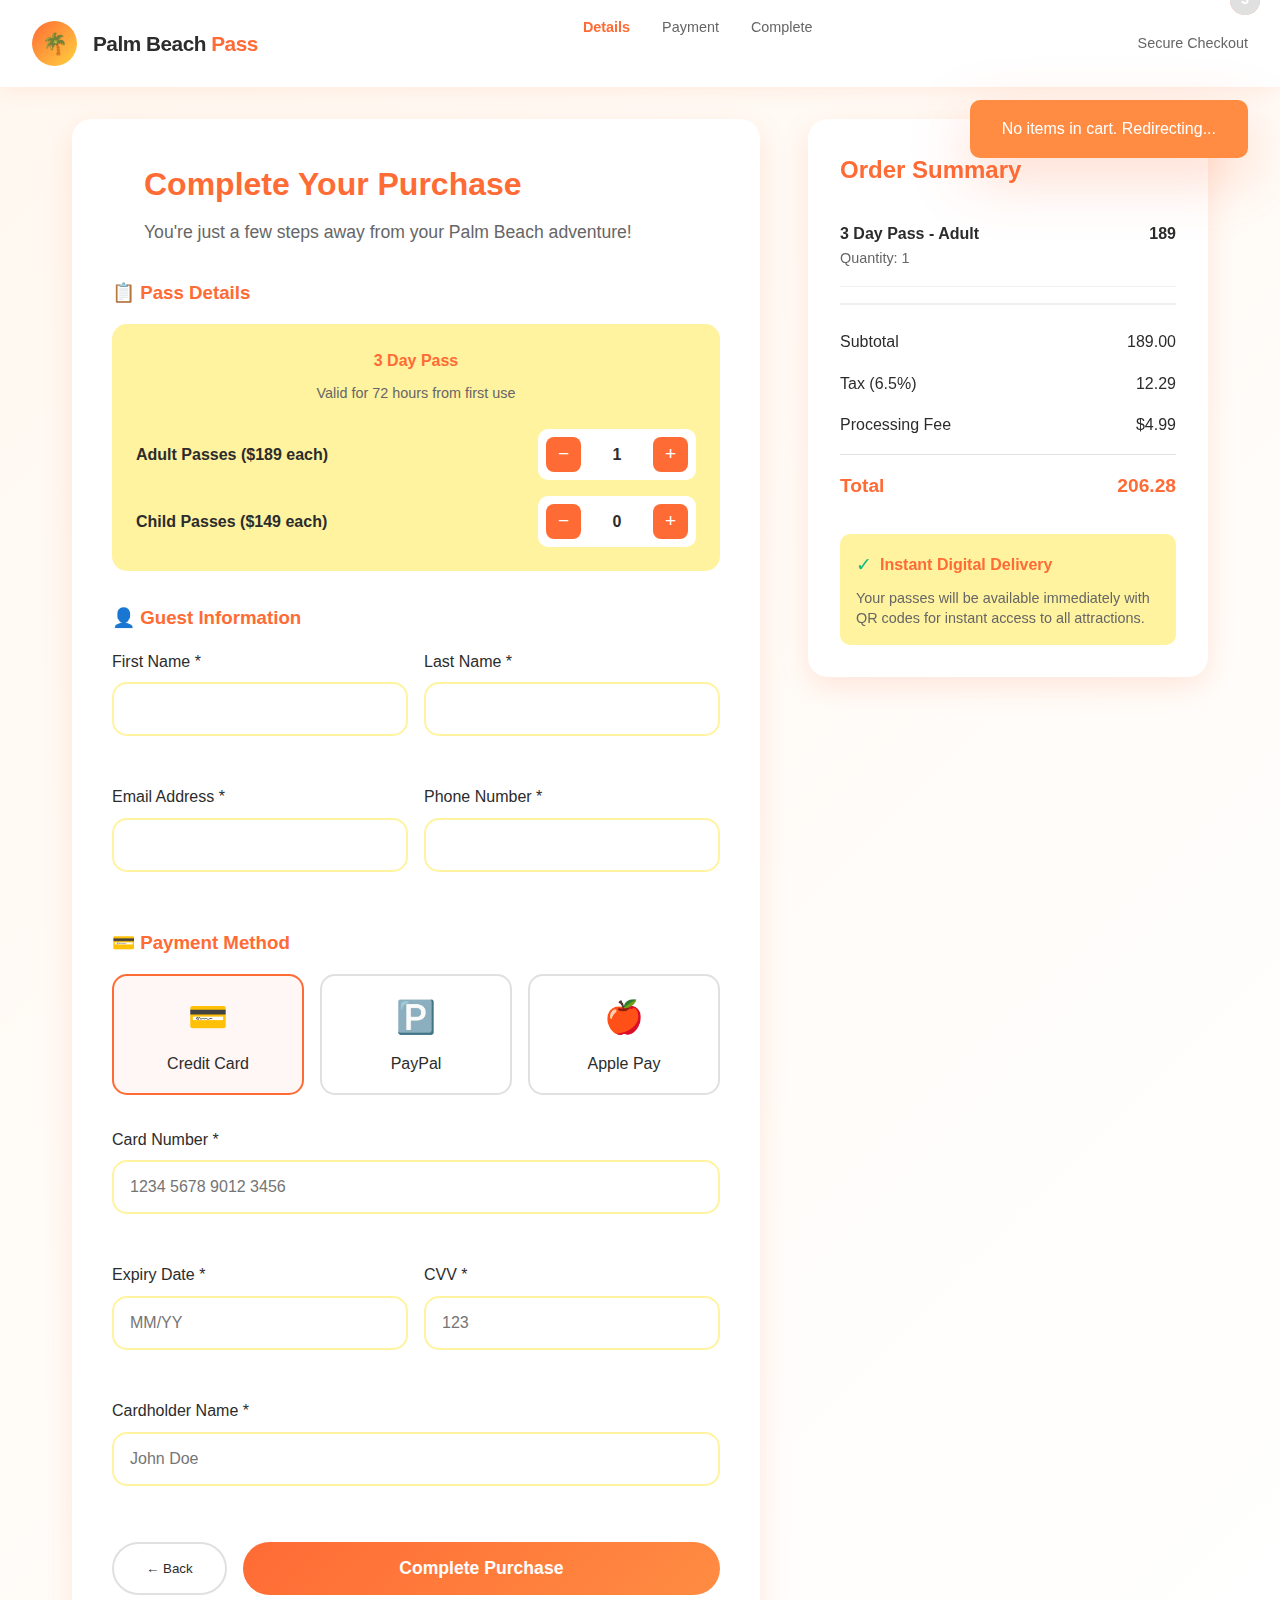
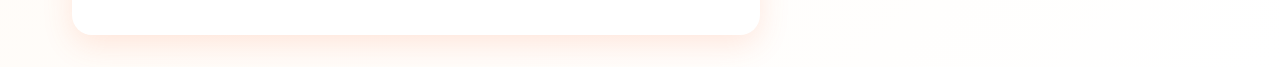
<file: checkout.html>
<!-- checkout.html -->
<!DOCTYPE html>
<html lang="en">
<head>
    <meta charset="UTF-8">
    <meta name="viewport" content="width=device-width, initial-scale=1.0">
    <title>Checkout - Palm Beach Pass</title>
    <meta name="theme-color" content="#FF6B35">
    <link rel="manifest" href="manifest.json">
    <link rel="stylesheet" href="styles.css">
    <style>
        .checkout-container {
            max-width: 1200px;
            margin: 2rem auto;
            padding: 0 2rem;
            display: grid;
            grid-template-columns: 1fr 400px;
            gap: 3rem;
        }

        .checkout-main {
            background: white;
            border-radius: 20px;
            padding: 2.5rem;
            box-shadow: var(--shadow);
        }

        .checkout-steps {
            display: flex;
            gap: 2rem;
            margin-bottom: 2rem;
            justify-content: center;
        }

        .step {
            display: flex;
            align-items: center;
            gap: 0.5rem;
            color: var(--text-light);
            font-size: 0.9rem;
        }

        .step.active {
            color: var(--primary-orange);
            font-weight: 600;
        }

        .step-number {
            width: 30px;
            height: 30px;
            border-radius: 50%;
            background: #e0e0e0;
            display: flex;
            align-items: center;
            justify-content: center;
            font-weight: 600;
            font-size: 0.9rem;
        }

        .step.active .step-number {
            background: var(--primary-orange);
            color: white;
        }

        .order-summary {
            background: white;
            border-radius: 20px;
            padding: 2rem;
            box-shadow: var(--shadow);
            position: sticky;
            top: 100px;
            height: fit-content;
        }

        .summary-header {
            font-size: 1.5rem;
            font-weight: 700;
            margin-bottom: 2rem;
            color: var(--primary-orange);
        }

        .pass-quantity {
            background: var(--warm-yellow);
            padding: 1.5rem;
            border-radius: 15px;
            margin-bottom: 2rem;
        }

        .quantity-row {
            display: flex;
            justify-content: space-between;
            align-items: center;
            margin-bottom: 1rem;
        }

        .quantity-row:last-child {
            margin-bottom: 0;
        }

        .quantity-label {
            font-weight: 600;
        }

        .quantity-controls {
            display: flex;
            align-items: center;
            gap: 1rem;
            background: white;
            padding: 0.5rem;
            border-radius: 10px;
        }

        .qty-btn {
            width: 35px;
            height: 35px;
            border: none;
            background: var(--primary-orange);
            color: white;
            border-radius: 8px;
            cursor: pointer;
            font-size: 1.2rem;
            transition: all 0.3s;
        }

        .qty-btn:hover {
            background: var(--secondary-orange);
        }

        .qty-btn:disabled {
            background: #ccc;
            cursor: not-allowed;
        }

        .qty-display {
            width: 40px;
            text-align: center;
            font-weight: 600;
        }

        .price-summary {
            border-top: 2px solid #f0f0f0;
            padding-top: 1.5rem;
        }

        .price-row {
            display: flex;
            justify-content: space-between;
            margin-bottom: 1rem;
        }

        .price-row.total {
            font-size: 1.2rem;
            font-weight: 700;
            color: var(--primary-orange);
            border-top: 1px solid #e0e0e0;
            padding-top: 1rem;
        }

        .payment-section {
            margin-bottom: 2rem;
        }

        .payment-methods {
            display: grid;
            grid-template-columns: repeat(auto-fit, minmax(150px, 1fr));
            gap: 1rem;
            margin-bottom: 2rem;
        }

        .payment-method {
            border: 2px solid #e0e0e0;
            border-radius: 15px;
            padding: 1rem;
            text-align: center;
            cursor: pointer;
            transition: all 0.3s;
        }

        .payment-method:hover {
            border-color: var(--secondary-orange);
        }

        .payment-method.selected {
            border-color: var(--primary-orange);
            background: rgba(255, 107, 53, 0.05);
        }

        .payment-icon {
            font-size: 2rem;
            margin-bottom: 0.5rem;
        }

        .card-form {
            display: grid;
            gap: 1.5rem;
        }

        .form-row {
            display: grid;
            grid-template-columns: 1fr 1fr;
            gap: 1rem;
        }

        .checkout-actions {
            display: flex;
            gap: 1rem;
            margin-top: 2rem;
        }

        .btn-back {
            padding: 1rem 2rem;
            background: transparent;
            color: var(--text-dark);
            border: 2px solid #e0e0e0;
            border-radius: 50px;
            cursor: pointer;
            font-family: inherit;
            transition: all 0.3s;
        }

        .btn-back:hover {
            border-color: var(--secondary-orange);
        }

        .btn-complete {
            flex: 1;
            padding: 1rem 2rem;
            background: linear-gradient(135deg, var(--primary-orange), var(--secondary-orange));
            color: white;
            border: none;
            border-radius: 50px;
            cursor: pointer;
            font-size: 1.1rem;
            font-weight: 600;
            transition: all 0.3s;
            font-family: inherit;
            display: flex;
            align-items: center;
            justify-content: center;
            gap: 0.5rem;
        }

        .btn-complete:hover {
            transform: translateY(-2px);
            box-shadow: var(--shadow-lg);
        }

        .btn-complete:disabled {
            background: #ccc;
            cursor: not-allowed;
            transform: none;
        }

        .success-modal {
            position: fixed;
            top: 0;
            left: 0;
            width: 100%;
            height: 100%;
            background: rgba(0,0,0,0.8);
            display: none;
            align-items: center;
            justify-content: center;
            z-index: 2000;
            padding: 1rem;
        }

        .success-modal.active {
            display: flex;
        }

        .success-content {
            background: white;
            border-radius: 20px;
            padding: 3rem;
            max-width: 500px;
            width: 100%;
            text-align: center;
            animation: successSlideIn 0.5s ease-out;
        }

        @keyframes successSlideIn {
            from {
                transform: scale(0.8) translateY(50px);
                opacity: 0;
            }
            to {
                transform: scale(1) translateY(0);
                opacity: 1;
            }
        }

        .success-icon {
            width: 80px;
            height: 80px;
            background: linear-gradient(135deg, var(--primary-orange), var(--secondary-orange));
            border-radius: 50%;
            display: flex;
            align-items: center;
            justify-content: center;
            margin: 0 auto 2rem;
            font-size: 2.5rem;
            color: white;
        }

        .success-title {
            font-size: 2rem;
            font-weight: 700;
            margin-bottom: 1rem;
            color: var(--primary-orange);
        }

        .success-message {
            color: var(--text-light);
            margin-bottom: 2rem;
            line-height: 1.6;
        }

        .order-details {
            background: var(--warm-yellow);
            padding: 1.5rem;
            border-radius: 15px;
            margin-bottom: 2rem;
        }

        .order-number {
            font-family: monospace;
            font-size: 1.2rem;
            font-weight: 600;
            color: var(--primary-orange);
            margin-bottom: 0.5rem;
        }

        .qr-preview {
            width: 150px;
            height: 150px;
            background: white;
            border: 2px solid #e0e0e0;
            border-radius: 10px;
            margin: 1rem auto;
            display: flex;
            align-items: center;
            justify-content: center;
            font-size: 3rem;
            overflow: hidden;
        }

        .qr-preview canvas {
            width: 100%;
            height: 100%;
            object-fit: contain;
        }

        .btn-view-passes {
            background: var(--primary-orange);
            color: white;
            border: none;
            padding: 1rem 3rem;
            border-radius: 50px;
            cursor: pointer;
            font-size: 1rem;
            font-weight: 600;
            transition: all 0.3s;
            margin-right: 1rem;
        }

        .btn-view-passes:hover {
            background: var(--secondary-orange);
            transform: translateY(-2px);
        }

        .btn-download-receipt {
            background: transparent;
            color: var(--primary-orange);
            border: 2px solid var(--primary-orange);
            padding: 1rem 2rem;
            border-radius: 50px;
            cursor: pointer;
            font-weight: 600;
            transition: all 0.3s;
        }

        .btn-download-receipt:hover {
            background: var(--primary-orange);
            color: white;
        }

        @media (max-width: 968px) {
            .checkout-container {
                grid-template-columns: 1fr;
                gap: 2rem;
            }

            .order-summary {
                position: relative;
                top: 0;
            }

            .checkout-steps {
                display: none;
            }

            .form-row {
                grid-template-columns: 1fr;
            }

            .payment-methods {
                grid-template-columns: 1fr;
            }
        }
    </style>
</head>
<body>
    <!-- Header -->
    <nav class="nav-header">
        <div class="nav-content">
            <a href="index.html" class="logo">
                <div class="logo-icon">🌴</div>
                <div class="logo-text">Palm Beach <span>Pass</span></div>
            </a>
            
            <div class="checkout-steps">
                <div class="step active">
                    <div class="step-number">1</div>
                    <span>Details</span>
                </div>
                <div class="step">
                    <div class="step-number">2</div>
                    <span>Payment</span>
                </div>
                <div class="step">
                    <div class="step-number">3</div>
                    <span>Complete</span>
                </div>
            </div>

            <div style="color: var(--text-light); font-size: 0.9rem;">
                Secure Checkout
            </div>
        </div>
    </nav>

    <!-- Checkout Container -->
    <div class="checkout-container">
        <!-- Left Column -->
        <div class="checkout-main">
            <div class="section-header" style="text-align: left; margin-bottom: 2rem;">
                <h1 style="color: var(--primary-orange); font-size: 2rem; font-weight: 700; margin-bottom: 0.5rem;">Complete Your Purchase</h1>
                <p style="color: var(--text-light);">You're just a few steps away from your Palm Beach adventure!</p>
            </div>

            <!-- Pass Selection -->
            <div class="payment-section">
                <h3 style="color: var(--primary-orange); margin-bottom: 1rem;">📋 Pass Details</h3>
                <div class="pass-quantity">
                    <div style="text-align: center; margin-bottom: 1.5rem;">
                        <h4 style="color: var(--primary-orange); margin-bottom: 0.5rem;" id="passTypeName">3 Day Pass</h4>
                        <p style="color: var(--text-light); font-size: 0.9rem;">Valid for 72 hours from first use</p>
                    </div>
                    
                    <div class="quantity-row">
                        <span class="quantity-label">Adult Passes ($<span id="adultPrice">189</span> each)</span>
                        <div class="quantity-controls">
                            <button class="qty-btn" onclick="updateQuantity('adult', -1)">−</button>
                            <div class="qty-display" id="adultQty">1</div>
                            <button class="qty-btn" onclick="updateQuantity('adult', 1)">+</button>
                        </div>
                    </div>
                    
                    <div class="quantity-row">
                        <span class="quantity-label">Child Passes ($<span id="childPrice">149</span> each)</span>
                        <div class="quantity-controls">
                            <button class="qty-btn" onclick="updateQuantity('child', -1)">−</button>
                            <div class="qty-display" id="childQty">0</div>
                            <button class="qty-btn" onclick="updateQuantity('child', 1)">+</button>
                        </div>
                    </div>
                </div>
            </div>

            <!-- Guest Information -->
            <div class="payment-section">
                <h3 style="color: var(--primary-orange); margin-bottom: 1rem;">👤 Guest Information</h3>
                <form class="card-form" id="checkoutForm">
                    <div class="form-row">
                        <div class="form-group">
                            <label>First Name *</label>
                            <input type="text" id="firstName" required>
                        </div>
                        <div class="form-group">
                            <label>Last Name *</label>
                            <input type="text" id="lastName" required>
                        </div>
                    </div>
                    
                    <div class="form-row">
                        <div class="form-group">
                            <label>Email Address *</label>
                            <input type="email" id="email" required>
                        </div>
                        <div class="form-group">
                            <label>Phone Number *</label>
                            <input type="tel" id="phone" required>
                        </div>
                    </div>
                </form>
            </div>

            <!-- Payment Method -->
            <div class="payment-section">
                <h3 style="color: var(--primary-orange); margin-bottom: 1rem;">💳 Payment Method</h3>
                <div class="payment-methods">
                    <div class="payment-method selected" onclick="selectPayment('card')" data-method="card">
                        <div class="payment-icon">💳</div>
                        <div>Credit Card</div>
                    </div>
                    <div class="payment-method" onclick="selectPayment('paypal')" data-method="paypal">
                        <div class="payment-icon">🅿️</div>
                        <div>PayPal</div>
                    </div>
                    <div class="payment-method" onclick="selectPayment('apple')" data-method="apple">
                        <div class="payment-icon">🍎</div>
                        <div>Apple Pay</div>
                    </div>
                </div>

                <div id="cardPaymentForm" class="card-form">
                    <div class="form-group">
                        <label>Card Number *</label>
                        <input type="text" id="cardNumber" placeholder="1234 5678 9012 3456" maxlength="19">
                    </div>
                    
                    <div class="form-row">
                        <div class="form-group">
                            <label>Expiry Date *</label>
                            <input type="text" id="expiryDate" placeholder="MM/YY" maxlength="5">
                        </div>
                        <div class="form-group">
                            <label>CVV *</label>
                            <input type="text" id="cvv" placeholder="123" maxlength="3">
                        </div>
                    </div>
                    
                    <div class="form-group">
                        <label>Cardholder Name *</label>
                        <input type="text" id="cardholderName" placeholder="John Doe">
                    </div>
                </div>

                <div id="alternatePayment" style="display: none; text-align: center; padding: 2rem; background: var(--warm-yellow); border-radius: 15px;">
                    <p style="color: var(--text-light);">You will be redirected to complete your payment securely.</p>
                </div>
            </div>

            <!-- Actions -->
            <div class="checkout-actions">
                <button class="btn-back" onclick="goBack()">← Back</button>
                <button class="btn-complete" onclick="completeOrder()" id="completeBtn">
                    <span id="completeText">Complete Purchase</span>
                    <span id="completeSpinner" class="loading" style="display: none;"></span>
                </button>
            </div>
        </div>

        <!-- Right Column - Order Summary -->
        <div class="order-summary">
            <h3 class="summary-header">Order Summary</h3>
            
            <div id="orderItems">
                <!-- Dynamic order items -->
            </div>
            
            <div class="price-summary">
                <div class="price-row">
                    <span>Subtotal</span>
                    <span id="subtotal">$189.00</span>
                </div>
                <div class="price-row">
                    <span>Tax (6.5%)</span>
                    <span id="tax">$12.29</span>
                </div>
                <div class="price-row">
                    <span>Processing Fee</span>
                    <span>$4.99</span>
                </div>
                <div class="price-row total">
                    <span>Total</span>
                    <span id="total">$206.28</span>
                </div>
            </div>
            
            <div style="margin-top: 2rem; padding: 1rem; background: var(--warm-yellow); border-radius: 10px;">
                <div style="display: flex; align-items: center; gap: 0.5rem; margin-bottom: 0.5rem;">
                    <span style="color: var(--success); font-size: 1.2rem;">✓</span>
                    <strong style="color: var(--primary-orange);">Instant Digital Delivery</strong>
                </div>
                <p style="font-size: 0.9rem; color: var(--text-light); line-height: 1.4;">
                    Your passes will be available immediately with QR codes for instant access to all attractions.
                </p>
            </div>
        </div>
    </div>

    <!-- Success Modal -->
    <div class="success-modal" id="successModal">
        <div class="success-content">
            <div class="success-icon">✓</div>
            <h2 class="success-title">Purchase Complete!</h2>
            <p class="success-message">Your Palm Beach Pass has been successfully purchased and is ready to use.</p>
            
            <div class="order-details">
                <div class="order-number" id="orderNumber">Order #PB-2025-0156</div>
                <div style="font-size: 0.9rem; color: var(--text-light);">
                    Confirmation sent to <span id="confirmationEmail">your email</span>
                </div>
                <div class="qr-preview" id="qrPreview">
                    <canvas id="qrCanvas" width="130" height="130"></canvas>
                </div>
                <div style="font-size: 0.8rem; color: var(--text-light);">
                    Your QR code is ready to use!
                </div>
            </div>
            
            <div>
                <button class="btn-view-passes" onclick="viewPasses()">View My Passes</button>
                <button class="btn-download-receipt" onclick="downloadReceipt()">Download Receipt</button>
            </div>
        </div>
    </div>

    <script>
        // Mock QR Code generation for demo with new color scheme
        function generateMockQRCode(canvas, data) {
            const ctx = canvas.getContext('2d');
            const size = canvas.width;
            const cellSize = size / 25; // 25x25 grid for QR-like pattern
            
            // Clear canvas
            ctx.fillStyle = 'white';
            ctx.fillRect(0, 0, size, size);
            
            // Create QR-like pattern with travel website colors
            ctx.fillStyle = '#FF6B35';
            
            // Generate deterministic pattern based on data
            const hash = data.split('').reduce((a, b) => {
                a = ((a << 5) - a) + b.charCodeAt(0);
                return a & a;
            }, 0);
            
            let seed = Math.abs(hash);
            function random() {
                seed = (seed * 9301 + 49297) % 233280;
                return seed / 233280;
            }
            
            // Draw pattern
            for (let i = 0; i < 25; i++) {
                for (let j = 0; j < 25; j++) {
                    if (random() > 0.5) {
                        ctx.fillRect(i * cellSize, j * cellSize, cellSize, cellSize);
                    }
                }
            }
            
            // Draw corner markers (QR code style)
            const cornerSize = cellSize * 7;
            
            // Top-left corner
            ctx.fillRect(0, 0, cornerSize, cornerSize);
            ctx.fillStyle = 'white';
            ctx.fillRect(cellSize, cellSize, cornerSize - 2 * cellSize, cornerSize - 2 * cellSize);
            ctx.fillStyle = '#FF6B35';
            ctx.fillRect(cellSize * 2, cellSize * 2, cornerSize - 4 * cellSize, cornerSize - 4 * cellSize);
            
            // Top-right corner
            ctx.fillStyle = '#FF6B35';
            ctx.fillRect(size - cornerSize, 0, cornerSize, cornerSize);
            ctx.fillStyle = 'white';
            ctx.fillRect(size - cornerSize + cellSize, cellSize, cornerSize - 2 * cellSize, cornerSize - 2 * cellSize);
            ctx.fillStyle = '#FF6B35';
            ctx.fillRect(size - cornerSize + cellSize * 2, cellSize * 2, cornerSize - 4 * cellSize, cornerSize - 4 * cellSize);
            
            // Bottom-left corner
            ctx.fillStyle = '#FF6B35';
            ctx.fillRect(0, size - cornerSize, cornerSize, cornerSize);
            ctx.fillStyle = 'white';
            ctx.fillRect(cellSize, size - cornerSize + cellSize, cornerSize - 2 * cellSize, cornerSize - 2 * cellSize);
            ctx.fillStyle = '#FF6B35';
            ctx.fillRect(cellSize * 2, size - cornerSize + cellSize * 2, cornerSize - 4 * cellSize, cornerSize - 4 * cellSize);
            
            return Promise.resolve();
        }

        class CheckoutApp {
            constructor() {
                this.state = {
                    cart: {},
                    quantities: { adult: 1, child: 0 },
                    selectedPayment: 'card',
                    processing: false
                };
                this.init();
            }

            init() {
                this.loadCartData();
                this.setupEventListeners();
                this.updateOrderSummary();
            }

            loadCartData() {
                const savedCart = localStorage.getItem('pbp_cart');
                if (savedCart) {
                    const cart = JSON.parse(savedCart);
                    if (cart.length > 0) {
                        this.state.cart = cart[0];
                        this.state.quantities.adult = this.state.cart.adultQty || 1;
                        this.state.quantities.child = this.state.cart.childQty || 0;
                        
                        // Update UI
                        document.getElementById('passTypeName').textContent = this.state.cart.name;
                        document.getElementById('adultPrice').textContent = this.state.cart.adultPrice;
                        document.getElementById('childPrice').textContent = this.state.cart.childPrice;
                        document.getElementById('adultQty').textContent = this.state.quantities.adult;
                        document.getElementById('childQty').textContent = this.state.quantities.child;
                    }
                } else {
                    // Redirect if no cart
                    this.showToast('No items in cart. Redirecting...', 'info');
                    setTimeout(() => {
                        window.location.href = 'index.html#passes';
                    }, 2000);
                }

                // Pre-fill user data if logged in
                const savedAuth = localStorage.getItem('pbp_auth');
                if (savedAuth) {
                    try {
                        const auth = JSON.parse(savedAuth);
                        if (auth.user) {
                            const [firstName, ...lastNameParts] = auth.user.name.split(' ');
                            document.getElementById('firstName').value = firstName;
                            document.getElementById('lastName').value = lastNameParts.join(' ');
                            document.getElementById('email').value = auth.user.email;
                        }
                    } catch (error) {
                        console.error('Failed to parse auth data:', error);
                    }
                }
            }

            setupEventListeners() {
                // Format card number
                document.getElementById('cardNumber').addEventListener('input', (e) => {
                    let value = e.target.value.replace(/\s/g, '');
                    let formattedValue = value.match(/.{1,4}/g)?.join(' ') || value;
                    e.target.value = formattedValue;
                });

                // Format expiry date
                document.getElementById('expiryDate').addEventListener('input', (e) => {
                    let value = e.target.value.replace(/\D/g, '');
                    if (value.length >= 2) {
                        value = value.substring(0, 2) + '/' + value.substring(2, 4);
                    }
                    e.target.value = value;
                });

                // Only allow numbers for CVV
                document.getElementById('cvv').addEventListener('input', (e) => {
                    e.target.value = e.target.value.replace(/\D/g, '');
                });
            }

            updateQuantity(type, change) {
                this.state.quantities[type] = Math.max(0, this.state.quantities[type] + change);
                document.getElementById(`${type}Qty`).textContent = this.state.quantities[type];
                this.updateOrderSummary();
            }

            selectPayment(method) {
                this.state.selectedPayment = method;
                
                // Update UI
                document.querySelectorAll('.payment-method').forEach(el => {
                    el.classList.remove('selected');
                });
                document.querySelector(`[data-method="${method}"]`).classList.add('selected');

                // Show/hide forms
                const cardForm = document.getElementById('cardPaymentForm');
                const altPayment = document.getElementById('alternatePayment');
                
                if (method === 'card') {
                    cardForm.style.display = 'block';
                    altPayment.style.display = 'none';
                } else {
                    cardForm.style.display = 'none';
                    altPayment.style.display = 'block';
                }
            }

            updateOrderSummary() {
                const adultTotal = this.state.quantities.adult * (this.state.cart.adultPrice || 189);
                const childTotal = this.state.quantities.child * (this.state.cart.childPrice || 149);
                const subtotal = adultTotal + childTotal;
                const tax = subtotal * 0.065;
                const processingFee = 4.99;
                const total = subtotal + tax + processingFee;

                // Update order items
                let itemsHTML = '';
                if (this.state.quantities.adult > 0) {
                    itemsHTML += `
                        <div style="display: flex; justify-content: space-between; margin-bottom: 1rem; padding-bottom: 1rem; border-bottom: 1px solid #f0f0f0;">
                            <div>
                                <strong>${this.state.cart.name || '3 Day Pass'} - Adult</strong>
                                <div style="font-size: 0.9rem; color: var(--text-light);">Quantity: ${this.state.quantities.adult}</div>
                            </div>
                            <div style="font-weight: 600;">${adultTotal}</div>
                        </div>
                    `;
                }
                if (this.state.quantities.child > 0) {
                    itemsHTML += `
                        <div style="display: flex; justify-content: space-between; margin-bottom: 1rem; padding-bottom: 1rem; border-bottom: 1px solid #f0f0f0;">
                            <div>
                                <strong>${this.state.cart.name || '3 Day Pass'} - Child</strong>
                                <div style="font-size: 0.9rem; color: var(--text-light);">Quantity: ${this.state.quantities.child}</div>
                            </div>
                            <div style="font-weight: 600;">${childTotal}</div>
                        </div>
                    `;
                }
                document.getElementById('orderItems').innerHTML = itemsHTML;

                // Update totals
                document.getElementById('subtotal').textContent = `${subtotal.toFixed(2)}`;
                document.getElementById('tax').textContent = `${tax.toFixed(2)}`;
                document.getElementById('total').textContent = `${total.toFixed(2)}`;
            }

            async completeOrder() {
                if (this.state.processing) return;

                // Validate form
                if (!this.validateForm()) return;

                this.state.processing = true;
                
                const completeBtn = document.getElementById('completeBtn');
                const completeText = document.getElementById('completeText');
                const completeSpinner = document.getElementById('completeSpinner');
                
                completeBtn.disabled = true;
                completeText.style.display = 'none';
                completeSpinner.style.display = 'inline-block';

                try {
                    // Simulate payment processing
                    await new Promise(resolve => setTimeout(resolve, 2000));

                    // Generate passes
                    const passes = this.generatePasses();
                    
                    // Save to localStorage
                    this.savePurchase(passes);
                    
                    // Show success modal
                    await this.showSuccessModal(passes);

                } catch (error) {
                    console.error('Payment failed:', error);
                    this.showToast('Payment failed. Please try again.', 'error');
                } finally {
                    this.state.processing = false;
                    completeBtn.disabled = false;
                    completeText.style.display = 'inline';
                    completeSpinner.style.display = 'none';
                }
            }

            validateForm() {
                const requiredFields = ['firstName', 'lastName', 'email', 'phone'];
                
                if (this.state.selectedPayment === 'card') {
                    requiredFields.push('cardNumber', 'expiryDate', 'cvv', 'cardholderName');
                }

                let isValid = true;
                requiredFields.forEach(field => {
                    const input = document.getElementById(field);
                    if (!input || !input.value.trim()) {
                        if (input) {
                            input.style.borderColor = '#FF6B35';
                            setTimeout(() => {
                                input.style.borderColor = '';
                            }, 3000);
                        }
                        isValid = false;
                    }
                });

                if (!isValid) {
                    this.showToast('Please fill in all required fields', 'error');
                    return false;
                }

                if (this.state.quantities.adult === 0 && this.state.quantities.child === 0) {
                    this.showToast('Please select at least one pass', 'error');
                    return false;
                }

                return true;
            }

            generatePasses() {
                const passes = [];
                const orderNumber = `PB-2025-${String(Math.floor(Math.random() * 9000) + 1000)}`;
                
                // Generate adult passes
                for (let i = 0; i < this.state.quantities.adult; i++) {
                    passes.push({
                        id: `${orderNumber}-ADT-${String(i + 1).padStart(2, '0')}`,
                        type: this.state.cart.name || '3 Day Pass',
                        category: 'Adult',
                        status: 'active',
                        purchaseDate: new Date().toISOString(),
                        orderNumber: orderNumber,
                        qrCode: null // Will be generated
                    });
                }

                // Generate child passes
                for (let i = 0; i < this.state.quantities.child; i++) {
                    passes.push({
                        id: `${orderNumber}-CHD-${String(i + 1).padStart(2, '0')}`,
                        type: this.state.cart.name || '3 Day Pass',
                        category: 'Child',
                        status: 'active',
                        purchaseDate: new Date().toISOString(),
                        orderNumber: orderNumber,
                        qrCode: null // Will be generated
                    });
                }

                return passes;
            }

            savePurchase(passes) {
                // Save passes
                const existingPasses = JSON.parse(localStorage.getItem('pbp_user_passes') || '[]');
                existingPasses.push(...passes);
                localStorage.setItem('pbp_user_passes', JSON.stringify(existingPasses));

                // Save order history
                const orderHistory = JSON.parse(localStorage.getItem('pbp_order_history') || '[]');
                const order = {
                    orderNumber: passes[0].orderNumber,
                    date: new Date().toISOString(),
                    passes: passes,
                    customer: {
                        name: `${document.getElementById('firstName').value} ${document.getElementById('lastName').value}`,
                        email: document.getElementById('email').value,
                        phone: document.getElementById('phone').value
                    },
                    total: document.getElementById('total').textContent
                };
                orderHistory.unshift(order);
                localStorage.setItem('pbp_order_history', JSON.stringify(orderHistory));

                // Clear cart
                localStorage.removeItem('pbp_cart');
            }

            async showSuccessModal(passes) {
                const modal = document.getElementById('successModal');
                const orderNumber = passes[0].orderNumber;
                const email = document.getElementById('email').value;
                
                document.getElementById('orderNumber').textContent = `Order #${orderNumber}`;
                document.getElementById('confirmationEmail').textContent = email;

                // Generate QR code for first pass
                if (passes.length > 0) {
                    await this.generateQRCode(passes[0]);
                }

                modal.classList.add('active');
                document.body.style.overflow = 'hidden';

                // Haptic feedback
                if (navigator.vibrate) {
                    navigator.vibrate([200, 100, 200]);
                }
            }

            async generateQRCode(pass) {
                try {
                    const canvas = document.getElementById('qrCanvas');
                    const qrData = {
                        passId: pass.id,
                        type: pass.type,
                        category: pass.category,
                        orderNumber: pass.orderNumber,
                        timestamp: Date.now()
                    };

                    // Use mock QR code generation for demo
                    await generateMockQRCode(canvas, JSON.stringify(qrData));
                    console.log('QR Code generated successfully for demo');
                } catch (error) {
                    console.error('Failed to generate QR code:', error);
                    // Fallback: show placeholder
                    const canvas = document.getElementById('qrCanvas');
                    const ctx = canvas.getContext('2d');
                    ctx.fillStyle = '#f0f0f0';
                    ctx.fillRect(0, 0, canvas.width, canvas.height);
                    ctx.fillStyle = '#FF6B35';
                    ctx.font = '12px Arial';
                    ctx.textAlign = 'center';
                    ctx.fillText('QR CODE', canvas.width / 2, canvas.height / 2);
                }
            }

            showToast(message, type = 'success') {
                // Remove existing toasts
                document.querySelectorAll('.toast').forEach(toast => toast.remove());

                const toast = document.createElement('div');
                toast.className = `toast ${type}`;
                toast.textContent = message;
                document.body.appendChild(toast);

                setTimeout(() => {
                    toast.style.opacity = '0';
                    toast.style.transform = 'translateX(100%)';
                    setTimeout(() => toast.remove(), 300);
                }, 4000);
            }

            goBack() {
                window.location.href = 'index.html#passes';
            }

            viewPasses() {
                window.location.href = 'customer-account.html';
            }

            downloadReceipt() {
                this.showToast('Receipt downloaded! 📧', 'success');
            }
        }

        // Global functions
        let checkoutApp;

        function updateQuantity(type, change) {
            checkoutApp.updateQuantity(type, change);
        }

        function selectPayment(method) {
            checkoutApp.selectPayment(method);
        }

        function completeOrder() {
            checkoutApp.completeOrder();
        }

        function goBack() {
            checkoutApp.goBack();
        }

        function viewPasses() {
            checkoutApp.viewPasses();
        }

        function downloadReceipt() {
            checkoutApp.downloadReceipt();
        }

        // Initialize when page loads
        document.addEventListener('DOMContentLoaded', () => {
            checkoutApp = new CheckoutApp();
        });
    </script>
</body>
</html>
</file>
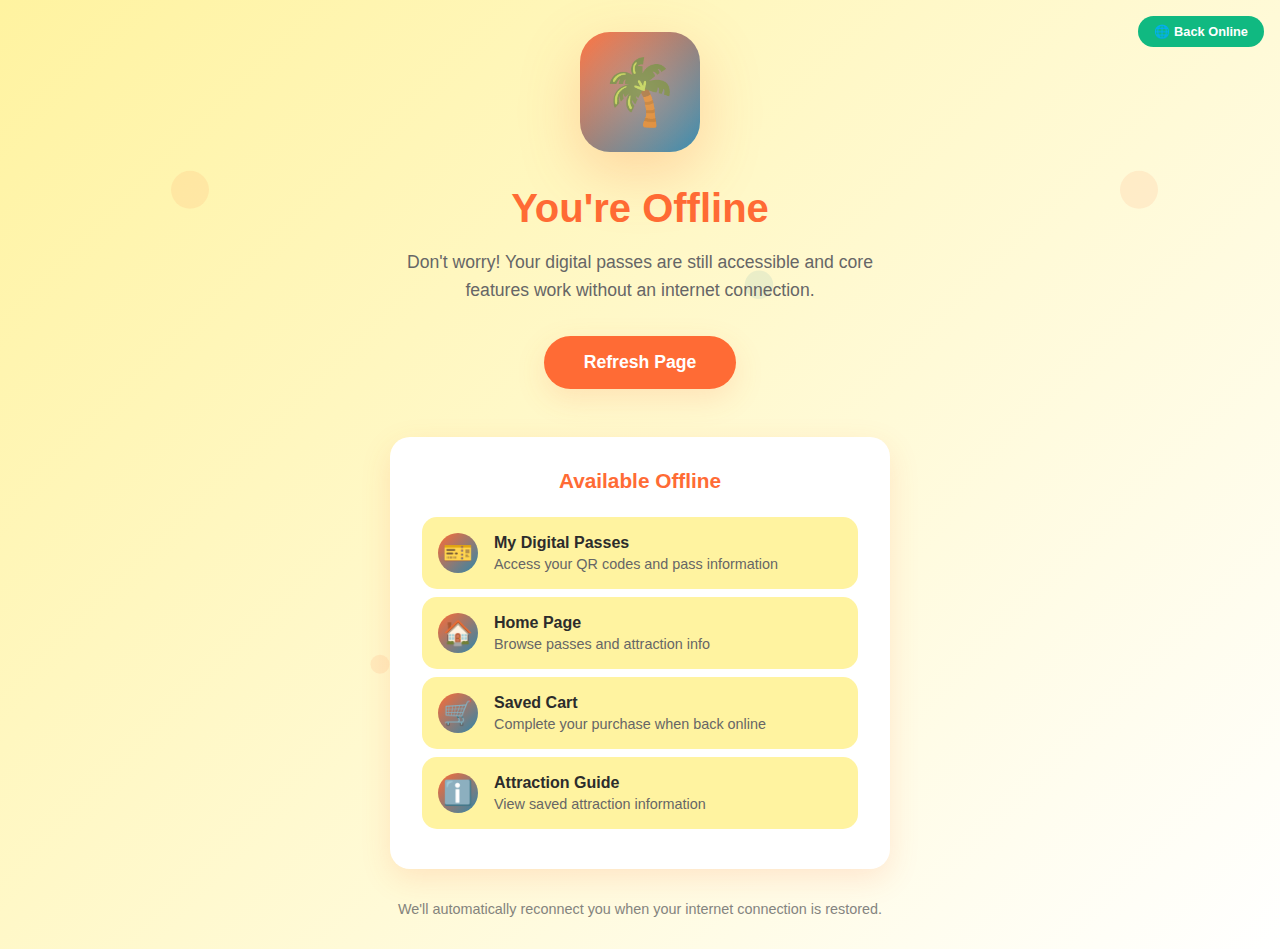
<file: offline.html>
<!-- offline.html -->
<!DOCTYPE html>
<html lang="en">
<head>
    <meta charset="UTF-8">
    <meta name="viewport" content="width=device-width, initial-scale=1.0">
    <title>Offline - Palm Beach Pass</title>
    <meta name="theme-color" content="#FF6B35">
    <style>
        :root {
            --primary-orange: #FF6B35;
            --secondary-orange: #FF8C42;
            --golden-yellow: #FFD23F;
            --warm-yellow: #FFF3A0;
            --deep-blue: #2E86AB;
            --light-blue: #A8E6CF;
            --text-dark: #2C2C2C;
            --text-light: #666666;
            --shadow: 0 10px 30px rgba(255, 107, 53, 0.15);
            --shadow-lg: 0 20px 60px rgba(255, 107, 53, 0.25);
            --success: #10B981;
            --warning: #F59E0B;
        }

        * {
            margin: 0;
            padding: 0;
            box-sizing: border-box;
        }

        body {
            font-family: -apple-system, BlinkMacSystemFont, 'Segoe UI', Roboto, sans-serif;
            background: linear-gradient(135deg, var(--warm-yellow) 0%, #FFFFFF 100%);
            min-height: 100vh;
            display: flex;
            flex-direction: column;
            align-items: center;
            justify-content: center;
            text-align: center;
            padding: 2rem;
            color: var(--text-dark);
            position: relative;
            overflow: hidden;
        }

        body::before {
            content: '';
            position: absolute;
            top: 0;
            left: 0;
            right: 0;
            bottom: 0;
            background: url('data:image/svg+xml;utf8,<svg xmlns="http://www.w3.org/2000/svg" viewBox="0 0 100 100"><circle cx="20" cy="20" r="2" fill="rgba(255,107,53,0.1)"/><circle cx="80" cy="30" r="1.5" fill="rgba(46,134,171,0.1)"/><circle cx="40" cy="70" r="1" fill="rgba(255,107,53,0.1)"/></svg>') repeat;
            animation: float 30s infinite linear;
            z-index: -1;
        }

        @keyframes float {
            0% { transform: translateX(0); }
            100% { transform: translateX(-100px); }
        }

        .offline-container {
            max-width: 500px;
            width: 100%;
            animation: fadeInUp 1s ease-out;
        }

        @keyframes fadeInUp {
            from {
                opacity: 0;
                transform: translateY(30px);
            }
            to {
                opacity: 1;
                transform: translateY(0);
            }
        }

        .offline-icon {
            width: 120px;
            height: 120px;
            background: linear-gradient(135deg, var(--primary-orange), var(--deep-blue));
            border-radius: 30px;
            display: flex;
            align-items: center;
            justify-content: center;
            font-size: 4rem;
            color: white;
            margin: 0 auto 2rem;
            box-shadow: var(--shadow-lg);
            position: relative;
            overflow: hidden;
        }

        .offline-icon::before {
            content: '';
            position: absolute;
            top: -50%;
            right: -50%;
            width: 200%;
            height: 200%;
            background: radial-gradient(circle, rgba(255,255,255,0.2) 0%, transparent 70%);
            animation: shimmer 3s infinite;
        }

        @keyframes shimmer {
            0% { transform: rotate(0deg); }
            100% { transform: rotate(360deg); }
        }

        h1 {
            color: var(--primary-orange);
            font-size: 2.5rem;
            font-weight: 700;
            margin-bottom: 1rem;
            line-height: 1.2;
        }

        .offline-message {
            color: var(--text-light);
            font-size: 1.1rem;
            margin-bottom: 2rem;
            line-height: 1.6;
        }

        .btn-retry {
            background: var(--primary-orange);
            color: white;
            border: none;
            padding: 1rem 2.5rem;
            border-radius: 50px;
            font-size: 1.1rem;
            font-weight: 600;
            cursor: pointer;
            transition: all 0.3s;
            margin-bottom: 3rem;
            box-shadow: var(--shadow);
        }

        .btn-retry:hover {
            background: var(--secondary-orange);
            transform: translateY(-3px);
            box-shadow: var(--shadow-lg);
        }

        .offline-features {
            background: white;
            border-radius: 20px;
            padding: 2rem;
            box-shadow: var(--shadow);
            text-align: left;
        }

        .features-title {
            color: var(--primary-orange);
            font-size: 1.3rem;
            font-weight: 700;
            margin-bottom: 1.5rem;
            text-align: center;
        }

        .feature-list {
            list-style: none;
        }

        .feature-item {
            display: flex;
            align-items: center;
            gap: 1rem;
            padding: 1rem;
            margin: 0.5rem 0;
            background: var(--warm-yellow);
            border-radius: 15px;
            transition: all 0.3s;
            cursor: pointer;
            text-decoration: none;
            color: var(--text-dark);
        }

        .feature-item:hover {
            background: var(--primary-orange);
            color: white;
            transform: translateX(10px);
        }

        .feature-icon {
            font-size: 1.5rem;
            width: 40px;
            height: 40px;
            background: linear-gradient(135deg, var(--primary-orange), var(--deep-blue));
            border-radius: 50%;
            display: flex;
            align-items: center;
            justify-content: center;
            color: white;
            flex-shrink: 0;
        }

        .feature-item:hover .feature-icon {
            background: rgba(255,255,255,0.2);
        }

        .feature-content {
            flex: 1;
        }

        .feature-name {
            font-weight: 600;
            margin-bottom: 0.25rem;
        }

        .feature-desc {
            font-size: 0.9rem;
            color: var(--text-light);
        }

        .feature-item:hover .feature-desc {
            color: rgba(255,255,255,0.8);
        }

        .network-status {
            position: fixed;
            top: 1rem;
            right: 1rem;
            background: var(--primary-orange);
            color: white;
            padding: 0.5rem 1rem;
            border-radius: 20px;
            font-size: 0.8rem;
            font-weight: 600;
            z-index: 100;
            transition: all 0.3s;
        }

        .network-status.online {
            background: var(--success);
        }

        .footer-note {
            margin-top: 2rem;
            color: var(--text-light);
            font-size: 0.9rem;
            opacity: 0.8;
        }

        /* Mobile Responsive */
        @media (max-width: 768px) {
            .offline-container {
                padding: 1rem;
            }

            h1 {
                font-size: 2rem;
            }

            .offline-icon {
                width: 100px;
                height: 100px;
                font-size: 3rem;
            }

            .offline-features {
                padding: 1.5rem;
            }

            .feature-item {
                padding: 0.75rem;
            }
        }

        @keyframes spin {
            to { transform: rotate(360deg); }
        }
    </style>
</head>
<body>
    <!-- Network Status -->
    <div class="network-status" id="networkStatus">📡 Offline</div>

    <div class="offline-container">
        <div class="offline-icon">🌴</div>
        
        <h1>You're Offline</h1>
        <p class="offline-message">
            Don't worry! Your digital passes are still accessible and core features work without an internet connection.
        </p>
        
        <button class="btn-retry" onclick="handleRetry()" id="retryButton">
            Try Again
        </button>
        
        <div class="offline-features">
            <h3 class="features-title">Available Offline</h3>
            
            <ul class="feature-list">
                <a href="/customer-account.html" class="feature-item">
                    <div class="feature-icon">🎫</div>
                    <div class="feature-content">
                        <div class="feature-name">My Digital Passes</div>
                        <div class="feature-desc">Access your QR codes and pass information</div>
                    </div>
                </a>
                
                <a href="/" class="feature-item">
                    <div class="feature-icon">🏠</div>
                    <div class="feature-content">
                        <div class="feature-name">Home Page</div>
                        <div class="feature-desc">Browse passes and attraction info</div>
                    </div>
                </a>
                
                <a href="/checkout.html" class="feature-item">
                    <div class="feature-icon">🛒</div>
                    <div class="feature-content">
                        <div class="feature-name">Saved Cart</div>
                        <div class="feature-desc">Complete your purchase when back online</div>
                    </div>
                </a>
                
                <div class="feature-item" onclick="showOfflineInfo()">
                    <div class="feature-icon">ℹ️</div>
                    <div class="feature-content">
                        <div class="feature-name">Attraction Guide</div>
                        <div class="feature-desc">View saved attraction information</div>
                    </div>
                </div>
            </ul>
        </div>
        
        <p class="footer-note">
            We'll automatically reconnect you when your internet connection is restored.
        </p>
    </div>

    <script>
        // Check online status
        function updateNetworkStatus() {
            const statusEl = document.getElementById('networkStatus');
            const retryBtn = document.getElementById('retryButton');
            
            if (navigator.onLine) {
                statusEl.textContent = '🌐 Back Online';
                statusEl.classList.add('online');
                retryBtn.textContent = 'Refresh Page';
            } else {
                statusEl.textContent = '📡 Offline';
                statusEl.classList.remove('online');
                retryBtn.textContent = 'Try Again';
            }
        }

        // Handle retry button click
        function handleRetry() {
            const btn = document.getElementById('retryButton');
            btn.disabled = true;
            btn.style.opacity = '0.7';
            btn.innerHTML = '<span style="display:inline-block;width:20px;height:20px;border:2px solid rgba(255,255,255,0.3);border-top-color:white;border-radius:50%;animation:spin 1s linear infinite;margin-right:0.5rem;"></span>Connecting...';
            
            setTimeout(() => {
                window.location.reload();
            }, 1000);
        }

        // Listen for online/offline events
        window.addEventListener('online', () => {
            updateNetworkStatus();
            showToast('Connection restored! Refreshing...', 'success');
            setTimeout(() => {
                window.location.reload();
            }, 1500);
        });

        window.addEventListener('offline', () => {
            updateNetworkStatus();
            showToast('You\'re now offline. Core features still work!', 'info');
        });

        // Initialize status
        updateNetworkStatus();

        // Show offline info
        function showOfflineInfo() {
            showToast('Attraction information is cached locally and available offline!', 'info');
        }

        // Toast notification function
        function showToast(message, type = 'info') {
            const toast = document.createElement('div');
            const bgColors = {
                success: '#10B981',
                info: '#FF8C42',
                warning: '#F59E0B',
                error: '#FF6B35'
            };
            
            toast.style.cssText = `
                position: fixed;
                bottom: 2rem;
                left: 50%;
                transform: translateX(-50%);
                background: ${bgColors[type] || bgColors.info};
                color: white;
                padding: 1rem 2rem;
                border-radius: 50px;
                font-weight: 500;
                z-index: 1000;
                animation: slideUp 0.3s ease-out;
                max-width: 90%;
                text-align: center;
                box-shadow: 0 10px 30px rgba(255,107,53,0.2);
            `;
            
            toast.textContent = message;
            document.body.appendChild(toast);
            
            setTimeout(() => {
                toast.style.opacity = '0';
                toast.style.transform = 'translate(-50%, 50px)';
                setTimeout(() => toast.remove(), 300);
            }, 4000);
        }

        // Animate feature items on load
        document.addEventListener('DOMContentLoaded', () => {
            const featureItems = document.querySelectorAll('.feature-item');
            featureItems.forEach((item, index) => {
                item.style.opacity = '0';
                item.style.transform = 'translateX(-30px)';
                setTimeout(() => {
                    item.style.transition = 'all 0.5s ease';
                    item.style.opacity = '1';
                    item.style.transform = 'translateX(0)';
                }, index * 100 + 300);
            });
        });

        // Add keyboard navigation
        document.addEventListener('keydown', (e) => {
            if (e.key === 'Enter' || e.key === ' ') {
                if (document.activeElement && document.activeElement.classList.contains('feature-item')) {
                    document.activeElement.click();
                } else if (document.activeElement && document.activeElement.id === 'retryButton') {
                    handleRetry();
                }
            }
        });

        // Service worker messaging
        if ('serviceWorker' in navigator) {
            navigator.serviceWorker.addEventListener('message', (event) => {
                if (event.data.type === 'CACHE_UPDATED') {
                    showToast('Content updated! Refresh to see changes.', 'success');
                } else if (event.data.type === 'SYNC_COMPLETE') {
                    showToast('Data synchronized successfully!', 'success');
                }
            });
        }

        // Add slideUp animation
        const style = document.createElement('style');
        style.textContent = `
            @keyframes slideUp {
                from {
                    opacity: 0;
                    transform: translate(-50%, 100px);
                }
                to {
                    opacity: 1;
                    transform: translate(-50%, 0);
                }
            }
        `;
        document.head.appendChild(style);

        console.log('🌴 Palm Beach Pass - Offline page loaded with travel website colors');
    </script>
</body>
</html>
</file>
<file: styles.css>
/* styles.css */
/* Palm Beach Pass - Travel Website Inspired Color Scheme */

:root {
    /* New Travel Website Palette */
    --primary-orange: #FF6B35;           /* Vibrant coral orange from image */
    --secondary-orange: #FF8C42;        /* Lighter warm orange */
    --golden-yellow: #FFD23F;           /* Golden yellow accent */
    --warm-yellow: #FFF3A0;             /* Light warm yellow */
    --deep-blue: #2E86AB;               /* Ocean blue from image */
    --light-blue: #A8E6CF;             /* Soft blue-green */
    --cream-white: #FFF8F0;             /* Soft cream background */
    
    /* Supporting colors */
    --white: #FFFFFF;
    --text-dark: #2C2C2C;
    --text-light: #666666;
    --success: #10B981;
    --warning: #F59E0B;
    --shadow: 0 10px 30px rgba(255, 107, 53, 0.15);
    --shadow-lg: 0 20px 60px rgba(255, 107, 53, 0.25);
}

* {
    margin: 0;
    padding: 0;
    box-sizing: border-box;
}

body {
    font-family: -apple-system, BlinkMacSystemFont, 'Segoe UI', Roboto, 'Helvetica Neue', Arial, sans-serif;
    background: linear-gradient(135deg, var(--cream-white) 0%, #FFFFFF 100%);
    min-height: 100vh;
    color: var(--text-dark);
    line-height: 1.6;
    -webkit-font-smoothing: antialiased;
    -moz-osx-font-smoothing: grayscale;
}

/* Navigation */
.nav-header {
    background: rgba(255,255,255,0.95);
    backdrop-filter: blur(20px);
    box-shadow: 0 2px 20px rgba(255, 107, 53, 0.12);
    position: sticky;
    top: 0;
    z-index: 1000;
}

.nav-content {
    max-width: 1400px;
    margin: 0 auto;
    padding: 1rem 2rem;
    display: flex;
    justify-content: space-between;
    align-items: center;
}

.logo {
    display: flex;
    align-items: center;
    gap: 1rem;
    cursor: pointer;
    text-decoration: none;
    color: var(--text-dark);
}

.logo-icon {
    width: 45px;
    height: 45px;
    background: linear-gradient(135deg, var(--primary-orange), var(--golden-yellow));
    border-radius: 50%;
    display: flex;
    align-items: center;
    justify-content: center;
    font-size: 1.3rem;
    color: white;
}

.logo-text {
    font-size: 1.3rem;
    font-weight: 700;
    letter-spacing: -0.5px;
}

.logo-text span {
    color: var(--primary-orange);
}

.nav-links {
    display: flex;
    gap: 2rem;
    align-items: center;
}

.nav-link {
    text-decoration: none;
    color: var(--text-dark);
    font-size: 0.95rem;
    font-weight: 500;
    transition: color 0.3s;
    padding: 0.5rem 1rem;
    border-radius: 8px;
}

.nav-link:hover {
    color: var(--deep-blue);
    background: var(--warm-yellow);
}

.nav-link.active {
    color: var(--primary-orange);
    background: rgba(255, 107, 53, 0.1);
    font-weight: 600;
}

.user-menu {
    display: flex;
    align-items: center;
    gap: 1rem;
}

.cart-icon {
    position: relative;
    cursor: pointer;
    padding: 0.5rem;
    border-radius: 50%;
    transition: all 0.3s;
    font-size: 1.2rem;
}

.cart-icon:hover {
    background: var(--warm-yellow);
}

.cart-badge {
    position: absolute;
    top: 0;
    right: 0;
    background: var(--primary-orange);
    color: white;
    border-radius: 50%;
    width: 20px;
    height: 20px;
    display: flex;
    align-items: center;
    justify-content: center;
    font-size: 0.75rem;
    font-weight: bold;
}

.btn-login {
    background: var(--primary-orange);
    color: white;
    border: none;
    padding: 0.75rem 2rem;
    border-radius: 30px;
    cursor: pointer;
    font-size: 0.95rem;
    font-weight: 600;
    transition: all 0.3s;
    font-family: inherit;
}

.btn-login:hover {
    background: var(--secondary-orange);
    transform: translateY(-2px);
    box-shadow: var(--shadow);
}

/* Hero Section */
.hero {
    position: relative;
    min-height: 70vh;
    background: linear-gradient(135deg, var(--primary-orange), var(--deep-blue));
    display: flex;
    align-items: center;
    justify-content: center;
    text-align: center;
    color: white;
    padding: 4rem 2rem;
    overflow: hidden;
}

.hero::before {
    content: '';
    position: absolute;
    top: 0;
    left: 0;
    right: 0;
    bottom: 0;
    background: url('data:image/svg+xml;utf8,<svg xmlns="http://www.w3.org/2000/svg" viewBox="0 0 100 100"><circle cx="20" cy="20" r="2" fill="white" opacity="0.1"/><circle cx="80" cy="30" r="1.5" fill="white" opacity="0.1"/><circle cx="40" cy="70" r="1" fill="white" opacity="0.1"/></svg>') repeat;
    animation: float 20s infinite linear;
}

@keyframes float {
    0% { transform: translateX(0); }
    100% { transform: translateX(-100px); }
}

.hero-content {
    position: relative;
    z-index: 2;
    max-width: 800px;
    animation: fadeInUp 1s ease-out;
    margin: 0 auto;
}

@keyframes fadeInUp {
    from {
        opacity: 0;
        transform: translateY(30px);
    }
    to {
        opacity: 1;
        transform: translateY(0);
    }
}

.hero h1 {
    font-size: 3.5rem;
    font-weight: 700;
    margin-bottom: 1rem;
    line-height: 1.1;
}

.hero h1 span {
    color: var(--golden-yellow);
}

.hero p {
    font-size: 1.25rem;
    margin-bottom: 2rem;
    opacity: 0.95;
    line-height: 1.6;
}

.hero-cta {
    display: flex;
    gap: 1rem;
    justify-content: center;
    flex-wrap: wrap;
    align-items: center;
}

.btn-primary {
    background: var(--golden-yellow);
    color: var(--text-dark);
    border: none;
    padding: 1rem 3rem;
    border-radius: 50px;
    font-size: 1.1rem;
    font-weight: 600;
    cursor: pointer;
    transition: all 0.3s;
    text-decoration: none;
    display: inline-flex;
    align-items: center;
    justify-content: center;
    gap: 0.5rem;
}

.btn-primary:hover {
    transform: translateY(-3px);
    box-shadow: 0 15px 40px rgba(255, 210, 63, 0.4);
    background: var(--warm-yellow);
    color: var(--primary-orange);
}

.btn-secondary {
    background: transparent;
    color: white;
    border: 2px solid white;
    padding: 1rem 3rem;
    border-radius: 50px;
    font-size: 1.1rem;
    font-weight: 500;
    cursor: pointer;
    transition: all 0.3s;
    text-decoration: none;
    display: inline-flex;
    align-items: center;
    justify-content: center;
}

.btn-secondary:hover {
    background: white;
    color: var(--deep-blue);
}

/* Sections */
.section-header {
    text-align: center;
    margin-bottom: 4rem;
    padding: 0 2rem;
}

.section-header h2 {
    font-size: 2.5rem;
    font-weight: 700;
    margin-bottom: 1rem;
    color: var(--primary-orange);
}

.section-header p {
    font-size: 1.1rem;
    color: var(--text-light);
    max-width: 600px;
    margin: 0 auto;
}

/* Pass Selection */
.pass-selection {
    padding: 5rem 2rem;
    max-width: 1400px;
    margin: 0 auto;
}

.pass-grid {
    display: grid;
    grid-template-columns: repeat(auto-fit, minmax(300px, 1fr));
    gap: 2rem;
    margin-bottom: 3rem;
    justify-items: center;
}

.pass-card {
    background: white;
    border-radius: 20px;
    overflow: hidden;
    box-shadow: var(--shadow);
    transition: all 0.3s;
    cursor: pointer;
    position: relative;
    border: 3px solid transparent;
    width: 100%;
    max-width: 350px;
}

.pass-card:hover {
    transform: translateY(-10px);
    box-shadow: var(--shadow-lg);
    border-color: var(--primary-orange);
}

.pass-badge {
    position: absolute;
    top: 1rem;
    right: 1rem;
    background: var(--deep-blue);
    color: white;
    padding: 0.5rem 1rem;
    border-radius: 20px;
    font-size: 0.85rem;
    font-weight: 600;
    z-index: 10;
}

.pass-header {
    background: linear-gradient(135deg, var(--primary-orange), var(--secondary-orange));
    padding: 2rem;
    color: white;
    text-align: center;
}

.pass-days {
    font-size: 3rem;
    font-weight: 700;
    margin-bottom: 0.5rem;
}

.pass-label {
    font-size: 1rem;
    opacity: 0.9;
}

.pass-body {
    padding: 2rem;
    text-align: center;
}

.pass-price {
    display: flex;
    justify-content: center;
    gap: 2rem;
    margin-bottom: 1.5rem;
    background: var(--warm-yellow);
    padding: 1rem;
    border-radius: 15px;
}

.price-item {
    text-align: center;
}

.price-label {
    font-size: 0.85rem;
    color: var(--text-light);
    margin-bottom: 0.5rem;
}

.price-value {
    font-size: 1.5rem;
    font-weight: 700;
    color: var(--primary-orange);
}

.pass-features {
    list-style: none;
    margin-bottom: 2rem;
    text-align: left;
}

.pass-features li {
    padding: 0.75rem 0;
    border-bottom: 1px solid #f0f0f0;
    display: flex;
    align-items: center;
    gap: 0.75rem;
}

.pass-features li:before {
    content: "✓";
    color: var(--deep-blue);
    font-weight: bold;
    font-size: 1.1rem;
}

.pass-features li:last-child {
    border-bottom: none;
}

.btn-select-pass {
    width: 100%;
    background: var(--primary-orange);
    color: white;
    border: none;
    padding: 1rem;
    border-radius: 15px;
    font-size: 1rem;
    font-weight: 600;
    cursor: pointer;
    transition: all 0.3s;
    margin: 0 auto;
    display: block;
}

.btn-select-pass:hover {
    background: var(--secondary-orange);
    transform: translateY(-2px);
}

/* Attractions Section */
.attractions-preview {
    background: white;
    padding: 0;
}

.attractions-promo {
    background: linear-gradient(135deg, var(--primary-orange) 0%, var(--deep-blue) 100%);
    color: white;
    padding: 3rem 2rem;
    text-align: center;
    position: relative;
    overflow: hidden;
}

.attractions-promo::before {
    content: '';
    position: absolute;
    top: 0;
    left: 0;
    right: 0;
    bottom: 0;
    background: url('data:image/svg+xml;utf8,<svg xmlns="http://www.w3.org/2000/svg" viewBox="0 0 100 100"><circle cx="20" cy="20" r="2" fill="rgba(255,255,255,0.1)"/><circle cx="80" cy="30" r="1.5" fill="rgba(255,255,255,0.1)"/><circle cx="40" cy="70" r="1" fill="rgba(255,255,255,0.1)"/></svg>') repeat;
    opacity: 0.3;
}

.promo-content {
    position: relative;
    z-index: 2;
    max-width: 800px;
    margin: 0 auto;
}

.promo-title {
    font-size: 3rem;
    font-weight: 700;
    margin-bottom: 0.5rem;
    letter-spacing: 2px;
}

.promo-subtitle {
    font-size: 1.8rem;
    margin-bottom: 1rem;
    color: var(--golden-yellow);
    font-weight: 600;
}

.promo-description {
    font-size: 1.1rem;
    opacity: 0.95;
    line-height: 1.6;
    max-width: 600px;
    margin: 0 auto;
}

.promo-stats {
    display: flex;
    justify-content: center;
    gap: 3rem;
    margin-top: 2rem;
    flex-wrap: wrap;
}

.stat-item {
    text-align: center;
}

.stat-number {
    font-size: 2.5rem;
    font-weight: 700;
    color: var(--golden-yellow);
    display: block;
}

.stat-label {
    font-size: 0.9rem;
    opacity: 0.9;
    margin-top: 0.5rem;
}

/* Map Section */
.map-section {
    position: relative;
}

.map-container {
    position: relative;
    height: 500px;
    background: var(--deep-blue);
}

.map-fallback {
    height: 100%;
    display: flex;
    align-items: center;
    justify-content: center;
    background: linear-gradient(135deg, var(--light-blue), var(--deep-blue));
}

.fallback-content {
    text-align: center;
    padding: 2rem;
}

.fallback-content h3 {
    color: var(--primary-orange);
    margin-bottom: 1rem;
    font-size: 1.8rem;
}

.map-filters {
    background: white;
    padding: 1rem 2rem;
    border-bottom: 1px solid var(--warm-yellow);
    position: sticky;
    top: 70px;
    z-index: 50;
}

.filter-tabs {
    display: flex;
    gap: 0.5rem;
    justify-content: center;
    flex-wrap: wrap;
    max-width: 800px;
    margin: 0 auto;
}

.filter-tab {
    background: white;
    border: 1px solid var(--warm-yellow);
    padding: 0.5rem 1rem;
    border-radius: 25px;
    cursor: pointer;
    font-size: 0.85rem;
    font-weight: 500;
    transition: all 0.3s;
    white-space: nowrap;
}

.filter-tab:hover {
    border-color: var(--secondary-orange);
    background: var(--warm-yellow);
}

.filter-tab.active {
    background: var(--primary-orange);
    color: white;
    border-color: var(--primary-orange);
}

/* Attractions Container */
.attractions-container {
    max-width: 1400px;
    margin: 0 auto;
    padding: 2rem;
}

.attractions-header {
    display: flex;
    justify-content: space-between;
    align-items: center;
    margin-bottom: 2rem;
}

.attractions-header h3 {
    font-size: 1.8rem;
    color: var(--primary-orange);
    font-weight: 700;
}

.btn-view-all {
    background: var(--deep-blue);
    color: white;
    border: none;
    padding: 0.75rem 1.5rem;
    border-radius: 25px;
    font-weight: 600;
    cursor: pointer;
    transition: all 0.3s;
}

.btn-view-all:hover {
    background: var(--secondary-orange);
    transform: translateY(-2px);
}

.attractions-grid {
    display: grid;
    grid-template-columns: repeat(auto-fill, minmax(300px, 1fr));
    gap: 2rem;
    margin-bottom: 3rem;
    justify-items: center;
}

.attraction-card {
    background: white;
    border-radius: 16px;
    overflow: hidden;
    box-shadow: var(--shadow);
    transition: all 0.3s;
    cursor: pointer;
    border: 1px solid #f0f0f0;
    width: 100%;
    max-width: 350px;
}

.attraction-card:hover {
    transform: translateY(-8px);
    box-shadow: var(--shadow-lg);
    border-color: var(--primary-orange);
}

.attraction-image {
    height: 200px;
    position: relative;
    overflow: hidden;
    display: flex;
    align-items: center;
    justify-content: center;
    font-size: 4rem;
    color: white;
}

.category-tag {
    position: absolute;
    top: 1rem;
    left: 1rem;
    background: rgba(255,255,255,0.95);
    padding: 0.4rem 0.8rem;
    border-radius: 20px;
    font-size: 0.8rem;
    font-weight: 600;
    backdrop-filter: blur(10px);
    color: var(--primary-orange);
}

.free-badge {
    position: absolute;
    top: 1rem;
    right: 1rem;
    background: var(--deep-blue);
    color: white;
    padding: 0.4rem 0.8rem;
    border-radius: 20px;
    font-size: 0.8rem;
    font-weight: 600;
}

.attraction-info {
    padding: 1.5rem;
    text-align: center;
}

.attraction-info h3 {
    font-size: 1.2rem;
    font-weight: 600;
    margin-bottom: 0.75rem;
    color: var(--text-dark);
    line-height: 1.3;
}

.price-row {
    display: flex;
    align-items: center;
    justify-content: center;
    gap: 1rem;
    margin-bottom: 0.75rem;
}

.regular-price {
    color: var(--text-light);
    font-size: 0.9rem;
    text-decoration: line-through;
}

.attraction-desc {
    color: var(--text-light);
    font-size: 0.95rem;
    line-height: 1.5;
    margin-bottom: 0.75rem;
    display: -webkit-box;
    -webkit-line-clamp: 2;
    -webkit-box-orient: vertical;
    overflow: hidden;
}

/* How It Works */
.how-it-works {
    padding: 5rem 2rem;
    background: var(--warm-yellow);
}

.steps-grid {
    display: grid;
    grid-template-columns: repeat(auto-fit, minmax(250px, 1fr));
    gap: 2rem;
    max-width: 1200px;
    margin: 0 auto;
}

.step-card {
    background: white;
    padding: 2rem;
    border-radius: 20px;
    text-align: center;
    box-shadow: var(--shadow);
    transition: all 0.3s;
    position: relative;
    border: 2px solid transparent;
}

.step-card:hover {
    transform: translateY(-5px);
    box-shadow: var(--shadow-lg);
    border-color: var(--primary-orange);
}

.step-icon {
    font-size: 3rem;
    margin-bottom: 1rem;
}

.step-number {
    position: absolute;
    top: -15px;
    right: 20px;
    background: var(--deep-blue);
    color: white;
    width: 30px;
    height: 30px;
    border-radius: 50%;
    display: flex;
    align-items: center;
    justify-content: center;
    font-weight: 700;
    font-size: 0.9rem;
}

.step-card h3 {
    font-size: 1.3rem;
    margin-bottom: 1rem;
    color: var(--primary-orange);
}

.step-card p {
    color: var(--text-light);
    line-height: 1.6;
}

/* Footer */
.footer {
    background: var(--primary-orange);
    color: white;
    padding: 3rem 2rem 1rem;
    margin-top: 2rem;
}

.footer-content {
    max-width: 1400px;
    margin: 0 auto;
    display: grid;
    grid-template-columns: repeat(auto-fit, minmax(250px, 1fr));
    gap: 3rem;
    margin-bottom: 2rem;
}

.footer-section h3 {
    margin-bottom: 1rem;
    font-weight: 600;
    font-size: 1.1rem;
    color: var(--golden-yellow);
}

.footer-section p {
    opacity: 0.9;
    line-height: 1.6;
}

.footer-links {
    list-style: none;
}

.footer-links li {
    margin-bottom: 0.5rem;
}

.footer-links a {
    color: white;
    text-decoration: none;
    opacity: 0.8;
    transition: opacity 0.3s;
}

.footer-links a:hover {
    opacity: 1;
    color: var(--golden-yellow);
}

.footer-bottom {
    text-align: center;
    padding-top: 2rem;
    border-top: 1px solid rgba(255,255,255,0.1);
    opacity: 0.7;
}

/* Modal */
.modal {
    display: none;
    position: fixed;
    top: 0;
    left: 0;
    width: 100%;
    height: 100%;
    background: rgba(0,0,0,0.7);
    z-index: 2000;
    align-items: center;
    justify-content: center;
    padding: 1rem;
}

.modal.active {
    display: flex;
}

.modal-content {
    background: white;
    border-radius: 20px;
    padding: 2.5rem;
    max-width: 450px;
    width: 100%;
    position: relative;
    animation: modalSlideIn 0.3s ease-out;
    max-height: 90vh;
    overflow-y: auto;
    margin: 0 auto;
}

@keyframes modalSlideIn {
    from {
        opacity: 0;
        transform: scale(0.9) translateY(50px);
    }
    to {
        opacity: 1;
        transform: scale(1) translateY(0);
    }
}

.modal-close {
    position: absolute;
    top: 1rem;
    right: 1rem;
    background: none;
    border: none;
    font-size: 1.5rem;
    cursor: pointer;
    color: var(--text-light);
    width: 40px;
    height: 40px;
    border-radius: 50%;
    display: flex;
    align-items: center;
    justify-content: center;
    transition: all 0.3s;
}

.modal-close:hover {
    background: var(--warm-yellow);
}

.modal h2 {
    color: var(--primary-orange);
    margin-bottom: 2rem;
    font-weight: 700;
    font-size: 1.8rem;
    text-align: center;
}

.form-group {
    margin-bottom: 1.5rem;
}

.form-group label {
    display: block;
    margin-bottom: 0.5rem;
    color: var(--text-dark);
    font-weight: 500;
}

.form-group input,
.form-group select {
    width: 100%;
    padding: 1rem;
    border: 2px solid var(--warm-yellow);
    border-radius: 15px;
    font-size: 1rem;
    font-family: inherit;
    transition: all 0.3s;
}

.form-group input:focus,
.form-group select:focus {
    outline: none;
    border-color: var(--secondary-orange);
    box-shadow: 0 0 0 3px rgba(255, 140, 66, 0.1);
}

.btn-submit {
    width: 100%;
    background: var(--primary-orange);
    color: white;
    border: none;
    padding: 1rem;
    border-radius: 15px;
    font-size: 1.1rem;
    font-weight: 600;
    cursor: pointer;
    transition: all 0.3s;
    font-family: inherit;
    margin-top: 1rem;
    position: relative;
    display: flex;
    align-items: center;
    justify-content: center;
    gap: 0.5rem;
}

.btn-submit:hover {
    background: var(--secondary-orange);
    transform: translateY(-2px);
}

.btn-submit:disabled {
    opacity: 0.7;
    cursor: not-allowed;
    transform: none;
}

.form-footer {
    text-align: center;
    margin-top: 1.5rem;
    color: var(--text-light);
    font-size: 0.9rem;
}

.form-footer a {
    color: var(--secondary-orange);
    text-decoration: none;
    font-weight: 500;
}

.form-footer a:hover {
    color: var(--deep-blue);
}

/* Install Banner */
.install-banner {
    position: fixed;
    bottom: 0;
    left: 0;
    right: 0;
    background: var(--primary-orange);
    color: white;
    padding: 1rem;
    display: none;
    align-items: center;
    justify-content: center;
    gap: 1rem;
    box-shadow: var(--shadow-lg);
    z-index: 1000;
}

.install-banner.show {
    display: flex;
}

.install-content {
    display: flex;
    align-items: center;
    gap: 1rem;
    flex: 1;
    justify-content: center;
}

.install-icon {
    font-size: 2rem;
}

.install-title {
    font-weight: 600;
    margin-bottom: 0.25rem;
}

.install-subtitle {
    font-size: 0.85rem;
    opacity: 0.9;
}

.install-actions {
    display: flex;
    gap: 1rem;
    align-items: center;
}

.btn-install {
    background: var(--golden-yellow);
    color: var(--text-dark);
    border: none;
    padding: 0.75rem 1.5rem;
    border-radius: 25px;
    font-weight: 600;
    cursor: pointer;
    transition: all 0.3s;
}

.btn-install:hover {
    transform: scale(1.05);
    background: var(--warm-yellow);
    color: var(--deep-blue);
}

.btn-dismiss {
    background: none;
    border: none;
    color: white;
    font-size: 1.2rem;
    cursor: pointer;
    padding: 0.5rem;
    border-radius: 50%;
    transition: all 0.3s;
}

.btn-dismiss:hover {
    background: rgba(255,255,255,0.1);
}

/* Loading Spinner */
.loading {
    width: 20px;
    height: 20px;
    border: 2px solid rgba(255,255,255,0.3);
    border-top-color: white;
    border-radius: 50%;
    animation: spin 1s linear infinite;
}

@keyframes spin {
    to { transform: rotate(360deg); }
}

/* Toast Messages */
.toast {
    position: fixed;
    top: 100px;
    right: 2rem;
    background: var(--deep-blue);
    color: white;
    padding: 1rem 2rem;
    border-radius: 10px;
    box-shadow: var(--shadow-lg);
    z-index: 3000;
    animation: slideInRight 0.3s ease-out;
    max-width: 300px;
    text-align: center;
}

.toast.error {
    background: var(--primary-orange);
}

.toast.warning {
    background: var(--warning);
}

.toast.success {
    background: var(--success);
}

.toast.info {
    background: var(--secondary-orange);
}

@keyframes slideInRight {
    from {
        transform: translateX(100%);
        opacity: 0;
    }
    to {
        transform: translateX(0);
        opacity: 1;
    }
}

/* Custom Map Info Windows */
.custom-info-window {
    max-width: 300px;
}

.info-window-header {
    background: linear-gradient(135deg, var(--primary-orange), var(--secondary-orange));
    color: white;
    padding: 1rem;
    margin: -1rem -1rem 1rem -1rem;
    border-radius: 8px 8px 0 0;
}

.info-window-title {
    font-weight: 600;
    font-size: 1.1rem;
    margin-bottom: 0.25rem;
}

.info-window-category {
    font-size: 0.8rem;
    opacity: 0.9;
}

.info-window-body {
    padding: 0 1rem;
}

.info-window-description {
    color: var(--text-light);
    font-size: 0.9rem;
    line-height: 1.4;
    margin-bottom: 1rem;
}

.info-window-price {
    display: flex;
    align-items: center;
    justify-content: center;
    gap: 1rem;
    margin-bottom: 1rem;
}

.info-window-regular {
    color: var(--text-light);
    text-decoration: line-through;
    font-size: 0.9rem;
}

.info-window-free {
    background: var(--deep-blue);
    color: white;
    padding: 0.25rem 0.75rem;
    border-radius: 15px;
    font-size: 0.8rem;
    font-weight: 600;
}

.info-window-actions {
    display: flex;
    gap: 0.5rem;
    margin: 1rem -1rem -1rem -1rem;
    padding: 1rem;
    background: var(--warm-yellow);
    justify-content: center;
}

.btn-info-action {
    flex: 1;
    background: var(--primary-orange);
    color: white;
    border: none;
    padding: 0.5rem;
    border-radius: 8px;
    font-size: 0.8rem;
    font-weight: 600;
    cursor: pointer;
    transition: all 0.3s;
}

.btn-info-action:hover {
    background: var(--secondary-orange);
}

/* Responsive Design */
@media (max-width: 768px) {
    .nav-links {
        display: none;
    }
    
    .nav-content {
        padding: 1rem;
        justify-content: space-between;
    }

    .hero h1 {
        font-size: 2.5rem;
    }

    .hero p {
        font-size: 1.1rem;
    }

    .hero-cta {
        flex-direction: column;
        align-items: center;
        gap: 1rem;
    }

    .btn-primary,
    .btn-secondary {
        width: 100%;
        max-width: 280px;
    }

    .section-header h2 {
        font-size: 2rem;
    }

    .promo-title {
        font-size: 2rem;
    }

    .promo-subtitle {
        font-size: 1.3rem;
    }

    .promo-stats {
        gap: 1.5rem;
    }

    .pass-grid {
        grid-template-columns: 1fr;
        gap: 1.5rem;
    }

    .attractions-grid {
        grid-template-columns: 1fr;
    }
    
    .attractions-header {
        flex-direction: column;
        gap: 1rem;
        align-items: center;
        text-align: center;
    }

    .steps-grid {
        grid-template-columns: 1fr;
    }

    .filter-tabs {
        justify-content: flex-start;
        overflow-x: auto;
        -webkit-overflow-scrolling: touch;
        scrollbar-width: none;
        -ms-overflow-style: none;
    }

    .filter-tabs::-webkit-scrollbar {
        display: none;
    }

    .map-filters {
        padding: 1rem;
        text-align: center;
    }

    .toast {
        right: 1rem;
        left: 1rem;
        max-width: none;
        text-align: center;
    }

    .install-banner {
        flex-direction: column;
        text-align: center;
        gap: 1rem;
        padding: 1.5rem 1rem;
    }

    .install-content {
        justify-content: center;
    }
}

@media (max-width: 480px) {
    .hero h1 {
        font-size: 2rem;
    }

    .promo-title {
        font-size: 1.8rem;
    }

    .section-header h2 {
        font-size: 1.8rem;
    }

    .modal-content {
        padding: 2rem 1.5rem;
    }
}

/* Print Styles */
@media print {
    .nav-header,
    .hero,
    .modal,
    .install-banner,
    .toast {
        display: none !important;
    }
    
    body {
        background: white;
    }
}

/* High Contrast Mode */
@media (prefers-contrast: high) {
    .pass-card,
    .attraction-card,
    .step-card {
        border: 2px solid var(--text-dark);
    }
}

/* Reduced Motion */
@media (prefers-reduced-motion: reduce) {
    *,
    *::before,
    *::after {
        animation-duration: 0.01ms !important;
        animation-iteration-count: 1 !important;
        transition-duration: 0.01ms !important;
    }
}
</file>
